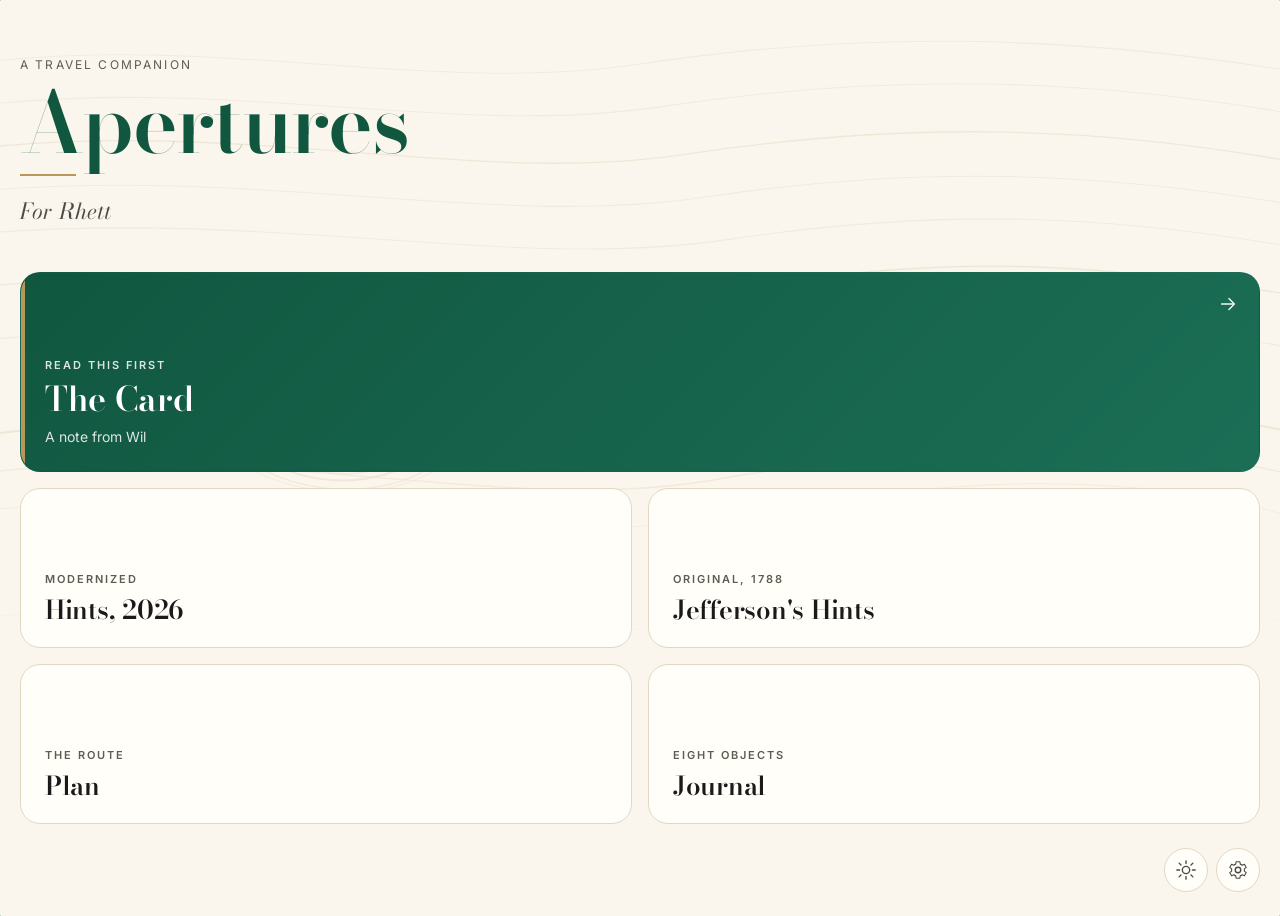
<file: index.html>
<!doctype html>
<html lang="en" data-theme="light">
<head>
  <meta charset="utf-8">
  <meta name="viewport" content="width=device-width, initial-scale=1, viewport-fit=cover">
  <meta name="theme-color" content="#115740" media="(prefers-color-scheme: light)">
  <meta name="theme-color" content="#0B2E22" media="(prefers-color-scheme: dark)">
  <meta name="description" content="Apertures, a travel companion for Rhett. Three letters and a journal anchored to Jefferson's eight objects of attention.">
  <meta name="apple-mobile-web-app-capable" content="yes">
  <meta name="apple-mobile-web-app-status-bar-style" content="black-translucent">
  <meta name="apple-mobile-web-app-title" content="Apertures">
  <link rel="manifest" href="manifest.json">
  <link rel="apple-touch-icon" href="assets/apple-touch-icon.png">
  <link rel="icon" type="image/svg+xml" href="assets/icon.svg">
  <link rel="preconnect" href="https://fonts.googleapis.com">
  <link rel="preconnect" href="https://fonts.gstatic.com" crossorigin>
  <link rel="stylesheet" href="https://fonts.googleapis.com/css2?family=Atkinson+Hyperlegible:ital,wght@0,400;0,700;1,400;1,700&family=Bodoni+Moda:ital,opsz,wght@0,6..96,400;0,6..96,500;0,6..96,600;0,6..96,700;1,6..96,400;1,6..96,500&family=Inter:wght@400;500;600;700&family=Lexend:wght@400;500;600;700&display=swap">
  <link rel="stylesheet" href="styles.css">
  <title>Apertures</title>
</head>
<body>
  <a href="#main" class="skip-link">Skip to main content</a>

  <div id="toast" class="toast" role="status" aria-live="polite" aria-atomic="true"></div>

  <main id="main" class="app" tabindex="-1">
    <!-- Home view -->
    <section id="view-home" class="view view-home" data-view="home" aria-labelledby="home-title">
      <div class="home-topo" aria-hidden="true"></div>
      <header class="home-head">
        <p class="home-eyebrow">A travel companion</p>
        <h1 id="home-title" class="home-title">Apertures</h1>
        <p class="home-sub" id="home-sub">For Rhett</p>
        <p class="home-meta" id="home-meta" hidden></p>
      </header>

      <button class="backup-nudge" id="backup-nudge" type="button" hidden aria-label="Back up your journal">
        <svg class="nudge-icon" viewBox="0 0 24 24" aria-hidden="true"><path d="M12 16V4M7 9l5-5 5 5M5 20h14" fill="none" stroke="currentColor" stroke-width="1.6" stroke-linecap="round" stroke-linejoin="round"/></svg>
        <span class="nudge-body">
          <span class="nudge-title">Back up your journal</span>
          <span class="nudge-text">New entries since last backup</span>
        </span>
        <svg class="nudge-chev" viewBox="0 0 24 24" aria-hidden="true"><path d="M9 6l6 6-6 6" fill="none" stroke="currentColor" stroke-width="1.5" stroke-linecap="round" stroke-linejoin="round"/></svg>
      </button>

      <nav class="home-tiles" aria-label="Sections">
        <a class="tile tile-feature" href="#/card">
          <span class="tile-eyebrow">Read this first</span>
          <span class="tile-title">The Card</span>
          <span class="tile-sub">A note from Wil</span>
          <svg class="tile-arrow" viewBox="0 0 24 24" aria-hidden="true"><path d="M5 12h14M13 6l6 6-6 6" fill="none" stroke="currentColor" stroke-width="1.5" stroke-linecap="round" stroke-linejoin="round"/></svg>
        </a>
        <a class="tile" href="#/letter-2026">
          <span class="tile-eyebrow">Modernized</span>
          <span class="tile-title">Hints, 2026</span>
        </a>
        <a class="tile" href="#/letter-1788">
          <span class="tile-eyebrow">Original, 1788</span>
          <span class="tile-title">Jefferson's Hints</span>
        </a>
        <a class="tile" href="#/plan">
          <span class="tile-eyebrow">The route</span>
          <span class="tile-title">Plan</span>
        </a>
        <a class="tile" href="#/journal">
          <span class="tile-eyebrow">Eight objects</span>
          <span class="tile-title">Journal</span>
        </a>
      </nav>

      <footer class="home-foot">
        <button id="theme-toggle" class="icon-btn" type="button" aria-label="Toggle dark mode" aria-pressed="false">
          <svg class="icon icon-sun" viewBox="0 0 24 24" aria-hidden="true"><circle cx="12" cy="12" r="4" fill="none" stroke="currentColor" stroke-width="1.5"/><path d="M12 2v3M12 19v3M2 12h3M19 12h3M4.5 4.5l2 2M17.5 17.5l2 2M4.5 19.5l2-2M17.5 6.5l2-2" stroke="currentColor" stroke-width="1.5" stroke-linecap="round"/></svg>
          <svg class="icon icon-moon" viewBox="0 0 24 24" aria-hidden="true"><path d="M20 14.5A8 8 0 1 1 9.5 4a7 7 0 0 0 10.5 10.5z" fill="none" stroke="currentColor" stroke-width="1.5" stroke-linejoin="round"/></svg>
        </button>
        <button id="settings-btn" class="icon-btn" type="button" aria-label="Settings">
          <svg viewBox="0 0 24 24" aria-hidden="true"><circle cx="12" cy="12" r="3" fill="none" stroke="currentColor" stroke-width="1.5"/><path d="M19 12a7 7 0 0 0-.1-1.2l2.1-1.6-2-3.4-2.4 1a7 7 0 0 0-2.1-1.2L14 3h-4l-.5 2.6a7 7 0 0 0-2.1 1.2l-2.4-1-2 3.4 2.1 1.6A7 7 0 0 0 5 12a7 7 0 0 0 .1 1.2L3 14.8l2 3.4 2.4-1a7 7 0 0 0 2.1 1.2L10 21h4l.5-2.6a7 7 0 0 0 2.1-1.2l2.4 1 2-3.4-2.1-1.6c.06-.4.1-.8.1-1.2z" fill="none" stroke="currentColor" stroke-width="1.2" stroke-linejoin="round"/></svg>
        </button>
      </footer>
    </section>

    <!-- Reader view (letters mount here) -->
    <section id="view-reader" class="view view-reader" data-view="reader" hidden aria-labelledby="reader-mount">
      <header class="topbar">
        <a class="topbar-back" href="#/" aria-label="Back to Apertures">
          <svg viewBox="0 0 24 24" aria-hidden="true"><path d="M15 6l-6 6 6 6" fill="none" stroke="currentColor" stroke-width="1.5" stroke-linecap="round" stroke-linejoin="round"/></svg>
          <span>Apertures</span>
        </a>
        <span class="topbar-title" id="reader-topbar-title"></span>
        <span class="topbar-spacer"></span>
      </header>
      <div id="reader-mount" class="reader"></div>
    </section>

    <!-- Plan view -->
    <section id="view-plan" class="view view-plan" data-view="plan" hidden aria-labelledby="plan-title">
      <header class="topbar">
        <a class="topbar-back" href="#/" aria-label="Back to Apertures">
          <svg viewBox="0 0 24 24" aria-hidden="true"><path d="M15 6l-6 6 6 6" fill="none" stroke="currentColor" stroke-width="1.5" stroke-linecap="round" stroke-linejoin="round"/></svg>
          <span>Apertures</span>
        </a>
        <span class="topbar-title">Plan</span>
        <span class="topbar-spacer"></span>
      </header>

      <div class="plan-body">
        <h1 id="plan-title" class="plan-title">The route</h1>

        <section class="plan-card" aria-labelledby="plan-dates-title">
          <h2 id="plan-dates-title" class="plan-card-title">Trip dates</h2>
          <div class="plan-row">
            <label class="field">
              <span class="field-label">Departure</span>
              <input type="date" id="plan-start" inputmode="numeric">
            </label>
            <label class="field">
              <span class="field-label">Return</span>
              <input type="date" id="plan-end" inputmode="numeric">
            </label>
          </div>
          <p class="plan-counter" id="plan-counter"></p>
        </section>

        <section class="plan-card" aria-labelledby="plan-custom-title">
          <h2 id="plan-custom-title" class="plan-card-title">Custom countdown</h2>
          <p class="settings-help" style="margin-top:0">Optional. If set, this replaces the trip-dates counter on the home screen. Use it for a specific milestone: a flight, a friend's arrival, a birthday.</p>
          <label class="field">
            <span class="field-label">Label</span>
            <input type="text" id="plan-custom-label" placeholder="Train to Florence" autocomplete="off" maxlength="40">
          </label>
          <label class="field">
            <span class="field-label">Date</span>
            <input type="date" id="plan-custom-date" inputmode="numeric">
          </label>
          <button type="button" class="btn-text btn-danger" id="plan-custom-clear" hidden>Clear custom countdown</button>
        </section>

        <section class="plan-card" aria-labelledby="plan-cities-title">
          <div class="plan-card-head">
            <h2 id="plan-cities-title" class="plan-card-title">Cities</h2>
            <button class="btn-tonal" type="button" id="add-city-btn">
              <svg viewBox="0 0 24 24" aria-hidden="true" class="icon"><path d="M12 5v14M5 12h14" fill="none" stroke="currentColor" stroke-width="1.6" stroke-linecap="round"/></svg>
              Add city
            </button>
          </div>
          <ul class="city-list" id="city-list" aria-live="polite"></ul>
          <p class="empty-state" id="city-empty">No cities yet. Add Amsterdam first, then keep going.</p>
        </section>
      </div>
    </section>

    <!-- Journal view -->
    <section id="view-journal" class="view view-journal" data-view="journal" hidden aria-labelledby="journal-title">
      <header class="topbar">
        <a class="topbar-back" href="#/" aria-label="Back to Apertures">
          <svg viewBox="0 0 24 24" aria-hidden="true"><path d="M15 6l-6 6 6 6" fill="none" stroke="currentColor" stroke-width="1.5" stroke-linecap="round" stroke-linejoin="round"/></svg>
          <span>Apertures</span>
        </a>
        <span class="topbar-title">Journal</span>
        <span class="topbar-spacer"></span>
      </header>

      <div class="journal-body">
        <h1 id="journal-title" class="journal-title">Eight objects of attention</h1>
        <p class="journal-sub">From Jefferson's curriculum, modernized.</p>

        <nav class="object-grid" aria-label="Objects of attention">
          <a class="object-tile" href="#/journal/agriculture" data-object="agriculture">
            <span class="object-num">1</span>
            <span class="object-tile-name">Agriculture</span>
            <span class="object-tile-count" data-key="agriculture">No entries</span>
          </a>
          <a class="object-tile" href="#/journal/mechanical-arts" data-object="mechanical-arts">
            <span class="object-num">2</span>
            <span class="object-tile-name">Mechanical arts</span>
            <span class="object-tile-count" data-key="mechanical-arts">No entries</span>
          </a>
          <a class="object-tile" href="#/journal/lighter-arts" data-object="lighter-arts">
            <span class="object-num">3</span>
            <span class="object-tile-name">Lighter arts</span>
            <span class="object-tile-count" data-key="lighter-arts">No entries</span>
          </a>
          <a class="object-tile" href="#/journal/gardens" data-object="gardens">
            <span class="object-num">4</span>
            <span class="object-tile-name">Gardens</span>
            <span class="object-tile-count" data-key="gardens">No entries</span>
          </a>
          <a class="object-tile" href="#/journal/architecture" data-object="architecture">
            <span class="object-num">5</span>
            <span class="object-tile-name">Architecture</span>
            <span class="object-tile-count" data-key="architecture">No entries</span>
          </a>
          <a class="object-tile" href="#/journal/painting" data-object="painting">
            <span class="object-num">6</span>
            <span class="object-tile-name">Painting, statuary</span>
            <span class="object-tile-count" data-key="painting">No entries</span>
          </a>
          <a class="object-tile" href="#/journal/politics" data-object="politics">
            <span class="object-num">7</span>
            <span class="object-tile-name">Politics</span>
            <span class="object-tile-count" data-key="politics">No entries</span>
          </a>
          <a class="object-tile" href="#/journal/courts" data-object="courts">
            <span class="object-num">8</span>
            <span class="object-tile-name">Courts</span>
            <span class="object-tile-count" data-key="courts">No entries</span>
          </a>
        </nav>
      </div>
    </section>

    <!-- Journal object view -->
    <section id="view-object" class="view view-object" data-view="object" hidden aria-labelledby="object-title">
      <header class="topbar">
        <a class="topbar-back" href="#/journal" aria-label="Back to journal">
          <svg viewBox="0 0 24 24" aria-hidden="true"><path d="M15 6l-6 6 6 6" fill="none" stroke="currentColor" stroke-width="1.5" stroke-linecap="round" stroke-linejoin="round"/></svg>
          <span>Journal</span>
        </a>
        <span class="topbar-title" id="object-topbar-title"></span>
        <span class="topbar-spacer"></span>
      </header>

      <div class="object-body">
        <p class="object-eyebrow" id="object-eyebrow"></p>
        <h1 id="object-title" class="object-title"></h1>

        <details class="object-excerpt" id="object-excerpt">
          <summary>What Jefferson said</summary>
          <div id="object-excerpt-body"></div>
        </details>

        <h2 class="object-entries-title">Entries</h2>
        <ul class="entry-list" id="entry-list" aria-live="polite"></ul>
        <p class="empty-state" id="entry-empty"></p>
      </div>

      <button class="fab" id="add-entry-btn" type="button" aria-label="Add entry">
        <svg viewBox="0 0 24 24" aria-hidden="true"><path d="M12 5v14M5 12h14" fill="none" stroke="currentColor" stroke-width="2" stroke-linecap="round"/></svg>
      </button>
    </section>

    <!-- Entry view (read one entry) -->
    <section id="view-entry" class="view view-entry" data-view="entry" hidden aria-labelledby="entry-view-title">
      <header class="topbar">
        <a class="topbar-back" href="#" id="entry-back" aria-label="Back">
          <svg viewBox="0 0 24 24" aria-hidden="true"><path d="M15 6l-6 6 6 6" fill="none" stroke="currentColor" stroke-width="1.5" stroke-linecap="round" stroke-linejoin="round"/></svg>
          <span id="entry-back-label">Back</span>
        </a>
        <span class="topbar-title">Entry</span>
        <button class="icon-btn" id="entry-menu-btn" type="button" aria-label="Entry options" aria-haspopup="menu">
          <svg viewBox="0 0 24 24" aria-hidden="true"><circle cx="12" cy="5" r="1.6" fill="currentColor"/><circle cx="12" cy="12" r="1.6" fill="currentColor"/><circle cx="12" cy="19" r="1.6" fill="currentColor"/></svg>
        </button>
      </header>

      <div class="entry-body" id="entry-body"></div>
    </section>
  </main>

  <!-- Entry composer sheet -->
  <div class="sheet" id="composer-sheet" role="dialog" aria-labelledby="composer-title" aria-modal="true" hidden>
    <div class="sheet-scrim" data-close="composer"></div>
    <div class="sheet-panel" role="document">
      <header class="sheet-head">
        <button class="btn-text" type="button" data-close="composer">Cancel</button>
        <h2 id="composer-title" class="sheet-title">New entry</h2>
        <button class="btn-text btn-primary" type="button" id="composer-save">Save</button>
      </header>

      <form class="sheet-body" id="composer-form" novalidate>
        <label class="field">
          <span class="field-label">Title <span class="required" aria-hidden="true">*</span></span>
          <input type="text" id="f-title" required autocomplete="off" maxlength="120">
          <span class="field-error" id="f-title-error" aria-live="polite"></span>
        </label>

        <div class="plan-row">
          <label class="field">
            <span class="field-label">Date</span>
            <input type="date" id="f-date" inputmode="numeric">
          </label>
          <label class="field">
            <span class="field-label">Location</span>
            <input type="text" id="f-location" placeholder="Naples, Spanish Quarters" autocomplete="off" maxlength="120">
          </label>
        </div>

        <label class="field">
          <span class="field-label">Notes</span>
          <textarea id="f-notes" rows="6" maxlength="4000"></textarea>
        </label>

        <fieldset class="field photo-field">
          <legend class="field-label">Photos</legend>
          <div class="photo-grid" id="f-photo-grid" role="list"></div>
          <div class="photo-actions">
            <label class="btn-tonal">
              <svg viewBox="0 0 24 24" aria-hidden="true" class="icon"><path d="M4 8h3l2-2h6l2 2h3v11H4z M12 11a3 3 0 1 0 0 6 3 3 0 0 0 0-6z" fill="none" stroke="currentColor" stroke-width="1.5" stroke-linejoin="round"/></svg>
              Take photo
              <input type="file" id="f-photo-camera" accept="image/*" capture="environment" hidden multiple>
            </label>
            <label class="btn-tonal">
              <svg viewBox="0 0 24 24" aria-hidden="true" class="icon"><path d="M3 5h14v12H3z M21 9v10H7" fill="none" stroke="currentColor" stroke-width="1.5" stroke-linejoin="round"/></svg>
              Choose from library
              <input type="file" id="f-photo-library" accept="image/*" hidden multiple>
            </label>
          </div>
          <p class="photo-hint" id="f-photo-hint">Add as many as you like. Photos save to this device.</p>
        </fieldset>
      </form>
    </div>
  </div>

  <!-- Entry options sheet -->
  <div class="sheet sheet-bottom" id="options-sheet" role="dialog" aria-labelledby="options-title" aria-modal="true" hidden>
    <div class="sheet-scrim" data-close="options"></div>
    <div class="sheet-panel sheet-panel-bottom" role="document">
      <h2 id="options-title" class="visually-hidden">Entry options</h2>
      <button class="sheet-item" type="button" id="options-edit">Edit entry</button>
      <button class="sheet-item sheet-item-danger" type="button" id="options-delete">Delete entry</button>
      <button class="sheet-item sheet-item-cancel" type="button" data-close="options">Cancel</button>
    </div>
  </div>

  <!-- City editor sheet -->
  <div class="sheet" id="city-sheet" role="dialog" aria-labelledby="city-sheet-title" aria-modal="true" hidden>
    <div class="sheet-scrim" data-close="city"></div>
    <div class="sheet-panel">
      <header class="sheet-head">
        <button class="btn-text" type="button" data-close="city">Cancel</button>
        <h2 id="city-sheet-title" class="sheet-title">City</h2>
        <button class="btn-text btn-primary" type="button" id="city-save">Save</button>
      </header>
      <form class="sheet-body" id="city-form" novalidate>
        <label class="field">
          <span class="field-label">City <span class="required" aria-hidden="true">*</span></span>
          <input type="text" id="c-name" required autocomplete="off" maxlength="60">
          <span class="field-error" id="c-name-error" aria-live="polite"></span>
        </label>
        <div class="plan-row">
          <label class="field">
            <span class="field-label">Arrive</span>
            <input type="date" id="c-arrive">
          </label>
          <label class="field">
            <span class="field-label">Depart</span>
            <input type="date" id="c-depart">
          </label>
        </div>
        <label class="field">
          <span class="field-label">Notes</span>
          <textarea id="c-notes" rows="4" maxlength="2000" placeholder="Things to capture, restaurants to try, people to meet"></textarea>
        </label>
        <fieldset class="field">
          <legend class="field-label">Tag with objects</legend>
          <div class="chip-row" id="c-tags" role="group"></div>
        </fieldset>
        <button class="btn-text btn-danger" type="button" id="c-delete" hidden>Delete city</button>
      </form>
    </div>
  </div>

  <!-- Settings sheet -->
  <div class="sheet" id="settings-sheet" role="dialog" aria-labelledby="settings-sheet-title" aria-modal="true" hidden>
    <div class="sheet-scrim" data-close="settings"></div>
    <div class="sheet-panel">
      <header class="sheet-head">
        <span></span>
        <h2 id="settings-sheet-title" class="sheet-title">Settings</h2>
        <button class="btn-text" type="button" data-close="settings">Done</button>
      </header>
      <div class="sheet-body">
        <label class="field">
          <span class="field-label">Traveler</span>
          <input type="text" id="s-name" autocomplete="off" maxlength="40">
          <span class="field-hint">Shown on the home screen.</span>
        </label>
        <div class="settings-section">
          <h3 class="settings-section-title">Reading style</h3>
          <p class="settings-help">Comfortable mode uses Atkinson Hyperlegible, looser line-height, and a softer drop cap. Good for long reading sessions and easier on dyslexic readers.</p>
          <div class="segmented" role="radiogroup" aria-label="Reading style">
            <button type="button" class="seg-btn" data-reading="standard" aria-pressed="true">Standard</button>
            <button type="button" class="seg-btn" data-reading="comfortable" aria-pressed="false">Comfortable</button>
          </div>
        </div>
        <div class="settings-section">
          <h3 class="settings-section-title">Backup</h3>
          <p class="settings-help">Your entries, photos, and plan live on this device. Export saves a single file (<code>apertures-backup.json</code>) that overwrites itself each time. Tip: save it to iCloud Drive on the first export, and every future export will auto-sync.</p>
          <p class="settings-meta" id="s-last-backup">Last backup: Never</p>
          <div class="photo-actions">
            <button class="btn-tonal" type="button" id="s-export">Back up now</button>
            <label class="btn-tonal">
              Restore
              <input type="file" id="s-import" accept="application/json" hidden>
            </label>
          </div>
        </div>
        <div class="settings-section">
          <h3 class="settings-section-title">Erase</h3>
          <p class="settings-help">Deletes everything on this device. There is no undo.</p>
          <button class="btn-text btn-danger" type="button" id="s-erase">Erase all data</button>
        </div>
      </div>
    </div>
  </div>

  <!-- Lightbox -->
  <div class="lightbox" id="lightbox" role="dialog" aria-modal="true" aria-label="Photo viewer" hidden>
    <button class="lightbox-close" type="button" id="lightbox-close" aria-label="Close photo viewer">
      <svg viewBox="0 0 24 24" aria-hidden="true"><path d="M6 6l12 12M18 6L6 18" fill="none" stroke="currentColor" stroke-width="1.6" stroke-linecap="round"/></svg>
    </button>
    <img id="lightbox-img" alt="">
  </div>

  <script type="module" src="db.js"></script>
  <script type="module" src="app.js"></script>
</body>
</html>
</file>
<file: styles.css>
@charset "UTF-8";
/* ===========================================================================
   Apertures - styles
   Mobile-first. Light + manual dark toggle. Safe-area aware. Reduced-motion safe.
   =========================================================================== */

:root {
  /* W&M palette */
  --brick:        #115740;
  --brick-deep:   #0B2E22;
  --brick-soft:   #1B6E55;
  --gold:         #B9975B;          /* decoration only */
  --gold-text:    #8A6920;          /* AA on cream */
  --gold-soft:    #D9C28E;
  --cream:        #FAF6EE;
  --cream-2:      #F2EBDB;
  --paper:        #FFFEF9;
  --ink:          #1A1A1A;
  --ink-2:        #4B4A45;
  --ink-3:        #5F5C52;
  --line:         #E2D9C2;
  --line-strong:  #C9BD9C;
  --danger:       #9B2C2C;

  /* Semantic */
  --bg:           var(--cream);
  --bg-elev:      var(--paper);
  --bg-tint:      var(--cream-2);
  --fg:           var(--ink);
  --fg-muted:     var(--ink-2);
  --fg-faint:     var(--ink-3);
  --accent:       var(--brick);
  --accent-on:    #FFFFFF;
  --hairline:     var(--line);
  --hairline-2:   var(--line-strong);
  --divider:      var(--gold);
  --scrim:        rgba(11, 46, 34, 0.55);

  /* Shape */
  --r-sm: 8px;
  --r-md: 14px;
  --r-lg: 20px;
  --r-xl: 28px;
  --r-pill: 999px;

  /* Type */
  --font-serif: 'Bodoni Moda', 'Didot', 'Georgia', serif;
  --font-sans:  'Inter', -apple-system, BlinkMacSystemFont, 'Segoe UI', system-ui, sans-serif;

  /* Spacing scale (4/8 base) */
  --s-1: 4px;
  --s-2: 8px;
  --s-3: 12px;
  --s-4: 16px;
  --s-5: 20px;
  --s-6: 24px;
  --s-7: 32px;
  --s-8: 40px;
  --s-9: 56px;
  --s-10: 72px;

  /* Motion */
  --d-fast: 140ms;
  --d-med: 220ms;
  --ease: cubic-bezier(0.2, 0.0, 0.2, 1);
  --ease-out: cubic-bezier(0.16, 1, 0.3, 1);

  /* Layers */
  --z-fab: 30;
  --z-topbar: 40;
  --z-sheet: 80;
  --z-toast: 90;
  --z-lightbox: 100;

  --safe-top:    env(safe-area-inset-top, 0px);
  --safe-bottom: env(safe-area-inset-bottom, 0px);
  --safe-left:   env(safe-area-inset-left, 0px);
  --safe-right:  env(safe-area-inset-right, 0px);
}

[data-theme="dark"] {
  --bg:         #0E1F19;
  --bg-elev:    #14271F;
  --bg-tint:    #183026;
  --fg:         #F0EADC;
  --fg-muted:   #C9C2B2;
  --fg-faint:   #A9A294;
  --accent:     #E2C786;          /* gold is the brand voice in dark mode */
  --accent-on:  #0B2E22;
  --gold-text:  #E2C786;
  --hairline:   #2A453A;
  --hairline-2: #3E614F;
  --divider:    var(--gold-soft);
  --scrim:      rgba(0, 0, 0, 0.65);
}

/* ===========================================================================
   Reading style: Comfortable (dyslexia-friendly)
   Atkinson Hyperlegible everywhere, looser line-height, gentler drop-cap.
   =========================================================================== */
[data-reading="comfortable"] {
  --font-serif: 'Atkinson Hyperlegible', 'Lexend', system-ui, sans-serif;
  --font-sans:  'Atkinson Hyperlegible', 'Lexend', system-ui, sans-serif;
}
[data-reading="comfortable"] body {
  font-size: 17px;
  line-height: 1.7;
  letter-spacing: 0.005em;
}
[data-reading="comfortable"] .letter p,
[data-reading="comfortable"] .entry-notes,
[data-reading="comfortable"] textarea {
  line-height: 1.85;
  letter-spacing: 0.012em;
}
[data-reading="comfortable"] .letter-title,
[data-reading="comfortable"] .home-title,
[data-reading="comfortable"] .plan-title,
[data-reading="comfortable"] .journal-title,
[data-reading="comfortable"] .object-title,
[data-reading="comfortable"] .letter-section-title,
[data-reading="comfortable"] .object-name,
[data-reading="comfortable"] .tile-title,
[data-reading="comfortable"] .object-tile-name,
[data-reading="comfortable"] .entry-card-title,
[data-reading="comfortable"] .entry-hero-title,
[data-reading="comfortable"] .city-name,
[data-reading="comfortable"] .plan-card-title,
[data-reading="comfortable"] .sheet-title {
  letter-spacing: 0;
  font-weight: 700;
}
[data-reading="comfortable"] .letter-lede::first-letter {
  font-size: 1.6em;
  float: none;
  display: inline;
  padding: 0;
  margin-right: 0.05em;
  color: var(--accent);
  font-weight: 700;
}
[data-reading="comfortable"] .home-title { font-size: clamp(48px, 14vw, 72px); }
[data-reading="comfortable"] .letter-title { font-size: clamp(30px, 7.5vw, 40px); }
[data-reading="comfortable"] .letter-attribution { font-size: 15px; }
[data-reading="comfortable"] .home-sub {
  font-style: normal;
  font-weight: 500;
  font-size: 20px;
}

/* Respect system if user hasn't set a manual preference */
@media (prefers-color-scheme: dark) {
  :root:not([data-theme]) {
    color-scheme: dark;
  }
}

* { box-sizing: border-box; }

[hidden] { display: none !important; }

html { -webkit-text-size-adjust: 100%; }

body {
  margin: 0;
  font-family: var(--font-sans);
  font-size: 17px;
  line-height: 1.55;
  color: var(--fg);
  background: var(--bg);
  -webkit-font-smoothing: antialiased;
  text-rendering: optimizeLegibility;
  overscroll-behavior-y: contain;
  min-height: 100vh;
  min-height: 100dvh;
  padding-left: var(--safe-left);
  padding-right: var(--safe-right);
}

a { color: inherit; text-decoration: none; }
button { font: inherit; color: inherit; background: none; border: 0; cursor: pointer; padding: 0; }

/* ------- Focus -------------------------------------------------------------- */
:focus-visible {
  outline: 2px solid var(--accent);
  outline-offset: 2px;
  border-radius: 6px;
}

/* ------- Skip link --------------------------------------------------------- */
.skip-link {
  position: absolute;
  top: 8px;
  left: 8px;
  background: var(--accent);
  color: var(--accent-on);
  padding: 8px 14px;
  border-radius: var(--r-sm);
  z-index: 200;
  font-weight: 600;
  transform: translateY(-200%);
  transition: transform var(--d-fast) var(--ease);
}
.skip-link:focus { transform: translateY(0); }

/* ------- Visually hidden --------------------------------------------------- */
.visually-hidden {
  position: absolute; width: 1px; height: 1px;
  padding: 0; margin: -1px; overflow: hidden;
  clip: rect(0 0 0 0); white-space: nowrap; border: 0;
}

/* ------- Views ------------------------------------------------------------- */
.app { min-height: 100vh; min-height: 100dvh; }
.view { min-height: 100vh; min-height: 100dvh; position: relative; }
.view[hidden] { display: none; }

/* ===========================================================================
   Home view
   =========================================================================== */
.view-home {
  padding-top: calc(var(--safe-top) + var(--s-7));
  padding-bottom: calc(var(--safe-bottom) + var(--s-6));
  padding-left: var(--s-5);
  padding-right: var(--s-5);
}

.home-topo {
  position: absolute;
  inset: 0 0 auto 0;
  height: 75%;
  background-image: url('assets/topo.svg');
  background-repeat: no-repeat;
  background-size: cover;
  background-position: center top;
  opacity: 0.22;
  pointer-events: none;
  mask-image: linear-gradient(to bottom, black 0%, black 65%, transparent 100%);
  -webkit-mask-image: linear-gradient(to bottom, black 0%, black 65%, transparent 100%);
}
[data-theme="dark"] .home-topo { opacity: 0.16; }
/* prior duplicate removed */

.home-head {
  position: relative;
  padding-top: var(--s-6);
  padding-bottom: var(--s-7);
}
.home-eyebrow {
  font-family: var(--font-sans);
  font-size: 12px;
  letter-spacing: 0.18em;
  text-transform: uppercase;
  color: var(--fg-faint);
  margin: 0 0 var(--s-2);
}
.home-title {
  font-family: var(--font-serif);
  font-weight: 600;
  font-size: clamp(56px, 16vw, 84px);
  line-height: 0.95;
  letter-spacing: -0.02em;
  color: var(--accent);
  margin: 0;
  position: relative;
  display: inline-block;
  padding-bottom: 6px;
}
.home-title::after {
  content: "";
  display: block;
  width: 56px;
  height: 2px;
  background: var(--gold);
  margin-top: 12px;
}
.home-sub {
  font-family: var(--font-serif);
  font-style: italic;
  font-weight: 400;
  font-size: 22px;
  color: var(--fg-muted);
  margin: var(--s-3) 0 0;
}
.home-meta {
  margin-top: var(--s-4);
  font-size: 14px;
  color: var(--fg-muted);
  letter-spacing: 0.02em;
}
.home-meta::before {
  content: "";
  display: inline-block;
  width: 18px; height: 1px;
  background: var(--divider);
  vertical-align: middle;
  margin-right: 10px;
  transform: translateY(-3px);
}

/* Backup nudge -------------------------------------------------------------- */
.backup-nudge {
  position: relative;
  display: grid;
  grid-template-columns: auto 1fr auto;
  align-items: center;
  gap: var(--s-3);
  width: 100%;
  padding: var(--s-4) var(--s-5);
  margin: 0 0 var(--s-5);
  border-radius: var(--r-md);
  background: var(--bg-elev);
  border: 1px solid var(--gold);
  text-align: left;
  color: var(--fg);
  touch-action: manipulation;
  transition: background-color var(--d-fast) var(--ease);
}
.backup-nudge:active { background: var(--bg-tint); }
.backup-nudge .nudge-icon {
  width: 22px; height: 22px;
  color: var(--gold-text);
  flex: 0 0 auto;
}
.backup-nudge .nudge-body {
  display: flex;
  flex-direction: column;
  gap: 2px;
  min-width: 0;
}
.backup-nudge .nudge-title {
  font-family: var(--font-sans);
  font-size: 14px;
  font-weight: 600;
  color: var(--fg);
}
.backup-nudge .nudge-text {
  font-size: 13px;
  color: var(--fg-muted);
}
.backup-nudge .nudge-chev {
  width: 18px; height: 18px;
  color: var(--fg-faint);
}
[data-theme="dark"] .backup-nudge {
  border-color: var(--gold-soft);
}

/* Tiles ---------------------------------------------------------------------- */
.home-tiles {
  position: relative;
  display: grid;
  grid-template-columns: repeat(2, 1fr);
  gap: var(--s-3);
  margin-top: var(--s-3);
}

.tile {
  position: relative;
  display: flex;
  flex-direction: column;
  justify-content: flex-end;
  min-height: 130px;
  padding: var(--s-5);
  border-radius: var(--r-lg);
  background: var(--bg-elev);
  border: 1px solid var(--hairline);
  color: var(--fg);
  transition: transform var(--d-fast) var(--ease), background-color var(--d-fast) var(--ease), border-color var(--d-fast) var(--ease);
  touch-action: manipulation;
  overflow: hidden;
}
.tile:active { transform: scale(0.985); }

.tile-feature {
  grid-column: span 2;
  min-height: 170px;
  background: linear-gradient(135deg, #115740 0%, #1B6E55 100%);
  color: #FFFFFF;
  border-color: transparent;
  position: relative;
}
.tile-feature::before {
  content: "";
  position: absolute;
  top: 0;
  left: 0;
  height: 100%;
  width: 4px;
  background: var(--gold);
}
[data-theme="dark"] .tile-feature {
  background: linear-gradient(135deg, #115740 0%, #1B6E55 100%);
  color: #FFFFFF;
}
[data-theme="dark"] .tile-feature::before { background: var(--gold-soft); }
.tile-feature .tile-eyebrow { color: rgba(255, 255, 255, 0.9); }
.tile-feature .tile-title { color: #FFFFFF; }
.tile-feature .tile-sub { color: rgba(255, 255, 255, 0.85); }
.tile-feature .tile-arrow { color: rgba(255, 255, 255, 0.95); }

.tile-eyebrow {
  font-size: 11px;
  letter-spacing: 0.18em;
  text-transform: uppercase;
  color: var(--fg-faint);
  font-weight: 600;
}
.tile-feature .tile-eyebrow { color: rgba(255,255,255,0.85); }

.tile-title {
  font-family: var(--font-serif);
  font-weight: 600;
  font-size: 26px;
  letter-spacing: -0.01em;
  margin-top: var(--s-2);
  line-height: 1.05;
}
.tile-feature .tile-title { font-size: 34px; }

.tile-sub {
  font-size: 14px;
  color: var(--fg-muted);
  margin-top: var(--s-2);
}
.tile-feature .tile-sub { color: rgba(255,255,255,0.85); }

.tile-arrow {
  position: absolute;
  right: var(--s-5);
  top: var(--s-5);
  width: 22px; height: 22px;
  color: rgba(255,255,255,0.9);
}

/* Home foot ----------------------------------------------------------------- */
.home-foot {
  position: relative;
  display: flex;
  justify-content: flex-end;
  gap: var(--s-2);
  margin-top: var(--s-6);
}

.icon-btn {
  width: 44px;
  height: 44px;
  display: inline-flex;
  align-items: center;
  justify-content: center;
  border-radius: var(--r-pill);
  border: 1px solid var(--hairline);
  background: var(--bg-elev);
  color: var(--fg-muted);
  touch-action: manipulation;
  transition: background-color var(--d-fast) var(--ease), color var(--d-fast) var(--ease);
}
.icon-btn:active { background: var(--bg-tint); }
.icon-btn svg { width: 22px; height: 22px; }

.icon-sun { display: inline-block; }
.icon-moon { display: none; }
[data-theme="dark"] .icon-sun { display: none; }
[data-theme="dark"] .icon-moon { display: inline-block; }

/* ===========================================================================
   Top bar
   =========================================================================== */
.topbar {
  position: sticky;
  top: 0;
  z-index: var(--z-topbar);
  display: grid;
  grid-template-columns: 1fr auto 1fr;
  align-items: center;
  gap: var(--s-3);
  padding-top: calc(var(--safe-top) + var(--s-2));
  padding-bottom: var(--s-2);
  padding-left: var(--s-4);
  padding-right: var(--s-4);
  background: var(--bg); /* fallback for Safari <16.2 */
  background: color-mix(in srgb, var(--bg) 88%, transparent);
  backdrop-filter: saturate(140%) blur(10px);
  -webkit-backdrop-filter: saturate(140%) blur(10px);
  border-bottom: 1px solid var(--hairline);
}
@supports not (background: color-mix(in srgb, white, transparent)) {
  .topbar { background: var(--bg); }
}
.topbar-back {
  display: inline-flex;
  align-items: center;
  gap: var(--s-1);
  color: var(--accent);
  font-weight: 500;
  font-size: 15px;
  min-height: 44px;
  padding-right: var(--s-2);
  justify-self: start;
  touch-action: manipulation;
}
.topbar-back svg { width: 22px; height: 22px; margin-left: -4px; }
.topbar-title {
  font-family: var(--font-serif);
  font-weight: 600;
  font-size: 17px;
  color: var(--fg);
  text-align: center;
  justify-self: center;
}
.topbar-spacer, .topbar > .icon-btn { justify-self: end; }
.topbar .icon-btn { width: 44px; height: 44px; border: none; background: transparent; }

/* ===========================================================================
   Reader (letters)
   =========================================================================== */
.reader {
  padding-bottom: calc(var(--safe-bottom) + var(--s-9));
}
.letter {
  max-width: 38rem;
  margin: 0 auto;
  padding: var(--s-7) var(--s-5) var(--s-9);
}
.letter-head { margin-bottom: var(--s-7); }
.letter-eyebrow {
  font-size: 11px;
  letter-spacing: 0.22em;
  text-transform: uppercase;
  color: var(--gold-text);
  font-weight: 600;
  margin: 0 0 var(--s-3);
}
.letter-title {
  font-family: var(--font-serif);
  font-weight: 600;
  font-size: clamp(34px, 8vw, 46px);
  line-height: 1.05;
  letter-spacing: -0.015em;
  margin: 0;
  color: var(--accent);
}
.letter-attribution {
  font-family: var(--font-serif);
  font-style: italic;
  font-size: 16px;
  color: var(--fg-muted);
  margin-top: var(--s-3);
}
.letter p {
  font-family: var(--font-serif);
  font-size: 18px;
  line-height: 1.7;
  color: var(--fg);
  margin: 0 0 var(--s-4);
}
.letter-lede {
  font-size: 20px !important;
}
.letter-lede::first-letter {
  font-family: var(--font-serif);
  font-weight: 600;
  float: left;
  font-size: 4.2em;
  line-height: 0.85;
  padding: 0.05em 0.08em 0 0;
  color: var(--accent);
}
.letter em { font-style: italic; }
.letter strong { font-weight: 600; }

.letter-closing { font-style: italic; }
.letter-sign {
  font-family: var(--font-serif);
  font-style: italic;
  font-size: 20px;
  color: var(--fg-muted);
  margin-top: var(--s-5);
}

.letter-section { margin-top: var(--s-6); }
.letter-section-title {
  font-family: var(--font-serif);
  font-weight: 600;
  font-size: 26px;
  line-height: 1.1;
  letter-spacing: -0.01em;
  margin: 0 0 var(--s-4);
  color: var(--accent);
  padding-bottom: var(--s-2);
  border-bottom: 1px solid var(--gold);
  display: block;
}
[data-theme="dark"] .letter-section-title {
  border-bottom-color: var(--gold-soft);
}

.letter-rule {
  display: flex;
  align-items: center;
  justify-content: center;
  gap: 8px;
  margin: var(--s-7) auto;
  width: 100%;
}
.letter-rule::before,
.letter-rule::after {
  content: "";
  flex: 0 1 60px;
  height: 1px;
  background: var(--hairline-2);
}
.letter-rule::before {
  background: linear-gradient(to right, transparent, var(--gold));
}
.letter-rule::after {
  background: linear-gradient(to left, transparent, var(--gold));
}

/* Object cards inside letters */
.object-card {
  position: relative;
  padding: var(--s-5);
  background: var(--bg-elev);
  border: 1px solid var(--hairline);
  border-radius: var(--r-md);
  margin: var(--s-4) 0;
}
.object-number {
  font-family: var(--font-serif);
  font-weight: 600;
  font-size: 14px;
  color: var(--gold-text);
  margin: 0 0 var(--s-1);
  letter-spacing: 0.05em;
}
.object-name {
  font-family: var(--font-serif);
  font-weight: 600;
  font-size: 22px;
  margin: 0 0 var(--s-3);
  color: var(--accent);
}
.object-card p {
  font-size: 16.5px;
  line-height: 1.65;
  margin: 0 0 var(--s-3);
}
.object-card p:last-child { margin-bottom: 0; }

/* Editorial footnotes */
.letter-editorial {
  margin-top: var(--s-6);
  padding: var(--s-4) var(--s-5);
  border-left: 2px solid var(--gold);
  background: var(--bg-tint);
  border-radius: 0 var(--r-md) var(--r-md) 0;
}
.letter-editorial summary {
  font-family: var(--font-sans);
  font-weight: 600;
  font-size: 14px;
  letter-spacing: 0.04em;
  color: var(--fg-muted);
  cursor: pointer;
  list-style: none;
  display: flex;
  align-items: center;
  gap: var(--s-2);
}
.letter-editorial summary::-webkit-details-marker { display: none; }
.letter-editorial summary::before {
  content: "+";
  font-weight: 400;
  color: var(--gold);
  font-size: 18px;
  width: 16px;
  display: inline-block;
}
.letter-editorial[open] summary::before { content: "\2212"; }
.letter-editorial p {
  font-size: 14.5px;
  line-height: 1.6;
  margin-top: var(--s-3);
  color: var(--fg-muted);
  font-family: var(--font-sans);
}

/* ===========================================================================
   Plan
   =========================================================================== */
.plan-body, .journal-body, .object-body, .entry-body {
  max-width: 38rem;
  margin: 0 auto;
  padding: var(--s-6) var(--s-5) calc(var(--safe-bottom) + var(--s-9));
}
.plan-title, .journal-title {
  font-family: var(--font-serif);
  font-weight: 600;
  font-size: clamp(30px, 7vw, 40px);
  line-height: 1.05;
  letter-spacing: -0.015em;
  color: var(--accent);
  margin: 0 0 var(--s-2);
}
.journal-sub {
  font-family: var(--font-serif);
  font-style: italic;
  color: var(--fg-muted);
  margin: 0 0 var(--s-6);
  font-size: 16px;
}
.plan-card {
  background: var(--bg-elev);
  border: 1px solid var(--hairline);
  border-radius: var(--r-lg);
  padding: var(--s-5);
  margin-top: var(--s-5);
}
.plan-card-head {
  display: flex;
  align-items: center;
  justify-content: space-between;
  gap: var(--s-3);
  margin-bottom: var(--s-3);
}
.plan-card-title {
  font-family: var(--font-serif);
  font-weight: 600;
  font-size: 20px;
  margin: 0 0 var(--s-3);
  color: var(--fg);
}
.plan-card-head .plan-card-title { margin-bottom: 0; }

.plan-row {
  display: grid;
  grid-template-columns: 1fr 1fr;
  gap: var(--s-3);
}
.plan-counter {
  margin: var(--s-4) 0 0;
  font-family: var(--font-serif);
  font-style: italic;
  color: var(--fg-muted);
  font-size: 15px;
}

.city-list { list-style: none; padding: 0; margin: 0; display: flex; flex-direction: column; gap: var(--s-2); }
.city-item {
  display: grid;
  grid-template-columns: auto 1fr auto;
  align-items: center;
  gap: var(--s-3);
  padding: var(--s-4);
  background: var(--bg-tint);
  border: 1px solid var(--hairline);
  border-radius: var(--r-md);
  min-height: 64px;
  text-align: left;
  width: 100%;
  touch-action: manipulation;
  transition: background-color var(--d-fast) var(--ease);
}
.city-item:active { background: var(--bg); }
.city-num {
  font-family: var(--font-serif);
  font-weight: 600;
  font-size: 14px;
  color: var(--gold-text);
  width: 22px;
}
.city-main { display: flex; flex-direction: column; gap: 2px; }
.city-name {
  font-family: var(--font-serif);
  font-weight: 600;
  font-size: 20px;
  color: var(--fg);
}
.city-meta { font-size: 13px; color: var(--fg-muted); }
.city-chev {
  width: 18px; height: 18px;
  color: var(--fg-faint);
}

/* ===========================================================================
   Journal grid
   =========================================================================== */
.object-grid {
  display: grid;
  grid-template-columns: repeat(2, 1fr);
  gap: var(--s-3);
}
.object-tile {
  position: relative;
  display: flex;
  flex-direction: column;
  justify-content: space-between;
  min-height: 132px;
  padding: var(--s-4) var(--s-4) var(--s-5);
  border-radius: var(--r-lg);
  background: var(--bg-elev);
  border: 1px solid var(--hairline);
  color: var(--fg);
  transition: transform var(--d-fast) var(--ease), border-color var(--d-fast) var(--ease);
  touch-action: manipulation;
  overflow: hidden;
}
.object-tile:active { transform: scale(0.985); }
.object-tile::after {
  content: "";
  position: absolute;
  inset: 35% -20% -30% 30%;
  background-image: url('assets/topo.svg');
  background-size: 320px auto;
  background-repeat: no-repeat;
  background-position: left center;
  opacity: 0.16;
  pointer-events: none;
}
[data-theme="dark"] .object-tile::after { opacity: 0.12; }
.object-num {
  font-family: var(--font-serif);
  font-weight: 600;
  font-size: 14px;
  color: var(--gold-text);
  letter-spacing: 0.06em;
}
.object-tile-name {
  font-family: var(--font-serif);
  font-weight: 600;
  font-size: 22px;
  line-height: 1.1;
  color: var(--accent);
  letter-spacing: -0.01em;
  margin-top: var(--s-2);
  position: relative;
}
.object-tile-count {
  font-family: var(--font-sans);
  font-size: 12px;
  font-weight: 600;
  color: var(--fg-muted);
  margin-top: var(--s-3);
  position: relative;
}

/* ===========================================================================
   Object view (entries list)
   =========================================================================== */
.object-eyebrow {
  font-size: 12px;
  letter-spacing: 0.2em;
  text-transform: uppercase;
  color: var(--gold-text);
  font-weight: 600;
  margin: 0 0 var(--s-2);
}
.object-title {
  font-family: var(--font-serif);
  font-weight: 600;
  font-size: clamp(30px, 7vw, 40px);
  line-height: 1.05;
  letter-spacing: -0.015em;
  margin: 0 0 var(--s-4);
  color: var(--accent);
}
.object-excerpt {
  background: var(--bg-tint);
  border: 1px solid var(--hairline);
  border-radius: var(--r-md);
  padding: var(--s-4) var(--s-5);
  margin-bottom: var(--s-6);
}
.object-excerpt summary {
  font-family: var(--font-sans);
  font-weight: 600;
  font-size: 13px;
  letter-spacing: 0.04em;
  color: var(--fg-muted);
  cursor: pointer;
  list-style: none;
  display: flex;
  align-items: center;
  justify-content: space-between;
}
.object-excerpt summary::-webkit-details-marker { display: none; }
.object-excerpt summary::after {
  content: "\25BE";
  color: var(--gold);
  font-size: 14px;
  transition: transform var(--d-fast) var(--ease);
}
.object-excerpt[open] summary::after { transform: rotate(180deg); }
.object-excerpt > div {
  font-family: var(--font-serif);
  font-size: 17px;
  line-height: 1.65;
  margin-top: var(--s-3);
  color: var(--fg);
}

.object-entries-title {
  font-family: var(--font-sans);
  font-size: 13px;
  font-weight: 600;
  letter-spacing: 0.1em;
  text-transform: uppercase;
  color: var(--fg-faint);
  margin: 0 0 var(--s-3);
}

.entry-list { list-style: none; padding: 0; margin: 0; display: flex; flex-direction: column; gap: var(--s-3); }
.entry-card {
  display: block;
  padding: var(--s-4);
  background: var(--bg-elev);
  border: 1px solid var(--hairline);
  border-radius: var(--r-md);
  width: 100%;
  text-align: left;
  touch-action: manipulation;
  transition: background-color var(--d-fast) var(--ease);
}
.entry-card:active { background: var(--bg-tint); }
.entry-card-head {
  display: flex;
  justify-content: space-between;
  gap: var(--s-3);
  align-items: baseline;
  margin-bottom: var(--s-1);
}
.entry-card-title {
  font-family: var(--font-serif);
  font-weight: 600;
  font-size: 20px;
  line-height: 1.2;
  color: var(--fg);
  letter-spacing: -0.01em;
}
.entry-card-date { font-size: 12px; color: var(--fg-faint); white-space: nowrap; }
.entry-card-location { font-size: 13px; color: var(--gold-text); font-weight: 500; margin-bottom: var(--s-2); }
.entry-card-snippet {
  font-family: var(--font-serif);
  font-size: 15px;
  line-height: 1.55;
  color: var(--fg-muted);
  display: -webkit-box;
  -webkit-line-clamp: 2;
  -webkit-box-orient: vertical;
  overflow: hidden;
}
.entry-card-thumbs {
  display: flex;
  gap: 4px;
  margin-top: var(--s-3);
}
.entry-card-thumbs img {
  width: 56px; height: 56px;
  border-radius: 6px;
  object-fit: cover;
  border: 1px solid var(--hairline);
}
.entry-card-thumbs .more {
  width: 56px; height: 56px;
  border-radius: 6px;
  background: var(--bg-tint);
  display: flex; align-items: center; justify-content: center;
  font-size: 13px;
  color: var(--fg-muted);
  border: 1px solid var(--hairline);
}

.empty-state {
  font-family: var(--font-serif);
  font-style: italic;
  color: var(--fg-muted);
  padding: var(--s-6) 0;
  text-align: center;
  font-size: 16px;
}

/* ===========================================================================
   Entry view (single entry)
   =========================================================================== */
.entry-body { padding-bottom: calc(var(--safe-bottom) + var(--s-9)); }
.entry-hero {
  margin-bottom: var(--s-5);
}
.entry-hero-eyebrow {
  font-size: 12px;
  letter-spacing: 0.2em;
  text-transform: uppercase;
  color: var(--gold-text);
  font-weight: 600;
  margin: 0 0 var(--s-2);
}
.entry-hero-title {
  font-family: var(--font-serif);
  font-weight: 600;
  font-size: clamp(28px, 6.5vw, 36px);
  line-height: 1.1;
  letter-spacing: -0.015em;
  color: var(--fg);
  margin: 0 0 var(--s-2);
}
.entry-hero-meta {
  font-family: var(--font-sans);
  font-size: 14px;
  color: var(--fg-muted);
  display: flex;
  flex-wrap: wrap;
  gap: var(--s-3);
}
.entry-hero-meta strong { color: var(--gold-text); font-weight: 600; }

.entry-gallery {
  display: flex;
  gap: var(--s-2);
  overflow-x: auto;
  scroll-snap-type: x mandatory;
  overscroll-behavior-x: contain;
  margin: var(--s-4) calc(var(--s-5) * -1);
  padding: 0 var(--s-5);
  scrollbar-width: none;
}
.entry-gallery::-webkit-scrollbar { display: none; }
.entry-gallery img {
  flex: 0 0 auto;
  width: 78%;
  max-width: 320px;
  aspect-ratio: 4 / 5;
  object-fit: cover;
  border-radius: var(--r-md);
  scroll-snap-align: center;
  background: var(--bg-tint);
  touch-action: manipulation;
  cursor: zoom-in;
}

.entry-notes {
  font-family: var(--font-serif);
  font-size: 18px;
  line-height: 1.7;
  color: var(--fg);
  margin-top: var(--s-4);
  white-space: pre-wrap;
}

/* ===========================================================================
   Floating Action Button
   =========================================================================== */
.fab {
  position: fixed;
  right: calc(var(--safe-right) + var(--s-5));
  bottom: calc(var(--safe-bottom) + var(--s-5));
  width: 60px; height: 60px;
  border-radius: var(--r-pill);
  background: var(--accent);
  color: var(--accent-on);
  display: inline-flex;
  align-items: center;
  justify-content: center;
  box-shadow: 0 6px 20px rgba(17, 87, 64, 0.28);
  z-index: var(--z-fab);
  touch-action: manipulation;
  transition: transform var(--d-fast) var(--ease);
}
.fab:active { transform: scale(0.94); }
.fab svg { width: 26px; height: 26px; }
[data-theme="dark"] .fab { box-shadow: 0 6px 20px rgba(0, 0, 0, 0.4); }

/* ===========================================================================
   Forms
   =========================================================================== */
.field {
  display: flex;
  flex-direction: column;
  gap: var(--s-2);
  margin-bottom: var(--s-4);
}
.field-label {
  font-family: var(--font-sans);
  font-size: 12px;
  letter-spacing: 0.06em;
  text-transform: uppercase;
  color: var(--fg-muted);
  font-weight: 600;
}
.required { color: var(--gold); }
.field-hint {
  font-size: 13px;
  color: var(--fg-faint);
}
.field-error {
  font-size: 13px;
  color: var(--danger);
  min-height: 1em;
}

input[type="text"],
input[type="date"],
textarea {
  font: inherit;
  font-size: 16px;
  line-height: 1.45;
  padding: 12px 14px;
  border-radius: var(--r-md);
  border: 1px solid var(--hairline);
  background: var(--bg-elev);
  color: var(--fg);
  min-height: 48px;
  width: 100%;
  -webkit-appearance: none;
  appearance: none;
  transition: border-color var(--d-fast) var(--ease), box-shadow var(--d-fast) var(--ease);
}
textarea {
  font-family: var(--font-serif);
  font-size: 17px;
  line-height: 1.55;
  resize: vertical;
  min-height: 120px;
}
input:focus, textarea:focus {
  outline: none;
  border-color: var(--accent);
  box-shadow: 0 0 0 3px rgba(17, 87, 64, 0.18); /* fallback */
  box-shadow: 0 0 0 3px color-mix(in srgb, var(--accent) 18%, transparent);
}
input[type="date"] {
  text-transform: uppercase;
}

/* ===========================================================================
   Buttons
   =========================================================================== */
.btn-tonal {
  display: inline-flex;
  align-items: center;
  justify-content: center;
  gap: var(--s-2);
  padding: 10px 14px;
  border-radius: var(--r-pill);
  background: var(--bg-tint);
  color: var(--fg);
  border: 1px solid var(--hairline);
  font-size: 14px;
  font-weight: 600;
  min-height: 44px;
  touch-action: manipulation;
  transition: background-color var(--d-fast) var(--ease);
  cursor: pointer;
}
.btn-tonal:active { background: var(--bg-elev); }
.btn-tonal .icon { width: 18px; height: 18px; }

.btn-text {
  display: inline-flex;
  align-items: center;
  justify-content: center;
  padding: 10px 14px;
  font-size: 16px;
  font-weight: 500;
  color: var(--accent);
  min-height: 44px;
  touch-action: manipulation;
}
.btn-text:active { color: var(--brick-deep); }
[data-theme="dark"] .btn-text:active { color: var(--gold-soft); }
.btn-primary { font-weight: 600; }
.btn-danger { color: var(--danger); }

/* ===========================================================================
   Toast
   =========================================================================== */
.toast {
  position: fixed;
  left: 50%;
  bottom: calc(var(--safe-bottom) + var(--s-5));
  transform: translateX(-50%) translateY(20px);
  background: var(--ink);
  color: var(--cream);
  padding: 10px 18px;
  border-radius: var(--r-pill);
  font-size: 14px;
  font-weight: 500;
  z-index: var(--z-toast);
  opacity: 0;
  pointer-events: none;
  transition: transform var(--d-med) var(--ease-out), opacity var(--d-med) var(--ease);
  max-width: calc(100% - 32px);
  text-align: center;
}
.toast.show {
  transform: translateX(-50%) translateY(0);
  opacity: 1;
}
[data-theme="dark"] .toast {
  background: var(--cream);
  color: var(--ink);
}

/* ===========================================================================
   Sheets (modals)
   =========================================================================== */
.sheet {
  position: fixed;
  inset: 0;
  z-index: var(--z-sheet);
  display: flex;
  align-items: flex-end;
  justify-content: center;
}
.sheet[hidden] { display: none; }
.sheet-scrim {
  position: absolute;
  inset: 0;
  background: var(--scrim);
  opacity: 0;
  transition: opacity var(--d-med) var(--ease);
  -webkit-backdrop-filter: blur(2px);
  backdrop-filter: blur(2px);
}
.sheet.show .sheet-scrim { opacity: 1; }

.sheet-panel {
  position: relative;
  width: 100%;
  max-width: 640px;
  max-height: 92vh;
  max-height: 92dvh;
  background: var(--bg);
  border-top-left-radius: var(--r-xl);
  border-top-right-radius: var(--r-xl);
  display: flex;
  flex-direction: column;
  transform: translateY(100%);
  transition: transform var(--d-med) var(--ease-out);
  padding-bottom: var(--safe-bottom);
  overflow: hidden;
}
.sheet.show .sheet-panel { transform: translateY(0); }

.sheet-head {
  display: grid;
  grid-template-columns: 1fr auto 1fr;
  align-items: center;
  gap: var(--s-2);
  padding: var(--s-3) var(--s-4);
  border-bottom: 1px solid var(--hairline);
  background: var(--bg);
}
.sheet-head .btn-text:first-child { justify-self: start; }
.sheet-head .btn-text:last-child { justify-self: end; }
.sheet-title {
  font-family: var(--font-serif);
  font-weight: 600;
  font-size: 18px;
  margin: 0;
  justify-self: center;
  text-align: center;
}

.sheet-body {
  padding: var(--s-5);
  overflow-y: auto;
  overscroll-behavior: contain;
}

/* Bottom action-list sheet */
.sheet-panel-bottom {
  padding: var(--s-3);
  background: transparent;
  box-shadow: none;
}
.sheet-item {
  width: 100%;
  background: var(--bg);
  border-radius: var(--r-md);
  padding: 16px;
  font-size: 16px;
  text-align: center;
  margin-bottom: var(--s-2);
  min-height: 52px;
  touch-action: manipulation;
}
.sheet-item-danger { color: var(--danger); }
.sheet-item-cancel { background: var(--bg-elev); font-weight: 600; }

/* ===========================================================================
   Photo composer
   =========================================================================== */
.photo-field { padding: 0; border: 0; margin-bottom: var(--s-4); }
.photo-actions {
  display: flex;
  flex-wrap: wrap;
  gap: var(--s-2);
  margin-top: var(--s-3);
}
.photo-hint {
  font-size: 13px;
  color: var(--fg-faint);
  margin: var(--s-3) 0 0;
}
.photo-grid {
  display: grid;
  grid-template-columns: repeat(auto-fill, minmax(96px, 1fr));
  gap: var(--s-2);
}
.photo-thumb {
  position: relative;
  aspect-ratio: 1 / 1;
  border-radius: var(--r-md);
  background: var(--bg-tint);
  border: 1px solid var(--hairline);
  overflow: hidden;
}
.photo-thumb img { width: 100%; height: 100%; object-fit: cover; display: block; }
.photo-thumb-remove {
  position: absolute;
  top: 4px; right: 4px;
  width: 26px; height: 26px;
  border-radius: var(--r-pill);
  background: rgba(0, 0, 0, 0.55);
  color: #fff;
  display: inline-flex;
  align-items: center;
  justify-content: center;
  touch-action: manipulation;
}
.photo-thumb-remove svg { width: 14px; height: 14px; }
.photo-thumb-loading {
  position: absolute;
  inset: 0;
  display: flex;
  align-items: center;
  justify-content: center;
  background: var(--bg-tint);
}
.spinner {
  width: 22px; height: 22px;
  border: 2px solid var(--hairline);
  border-top-color: var(--accent);
  border-radius: 50%;
  animation: spin 0.8s linear infinite;
}
@keyframes spin { to { transform: rotate(360deg); } }

/* ===========================================================================
   City editor chips
   =========================================================================== */
.chip-row {
  display: flex;
  flex-wrap: wrap;
  gap: var(--s-2);
}
.chip {
  display: inline-flex;
  align-items: center;
  padding: 8px 14px;
  border-radius: var(--r-pill);
  background: var(--bg-tint);
  border: 1px solid var(--hairline);
  font-size: 13px;
  font-weight: 600;
  color: var(--fg-muted);
  cursor: pointer;
  min-height: 36px;
  touch-action: manipulation;
  transition: background-color var(--d-fast) var(--ease), color var(--d-fast) var(--ease), border-color var(--d-fast) var(--ease);
}
.chip[aria-pressed="true"] {
  background: var(--accent);
  color: var(--accent-on);
  border-color: var(--accent);
}

/* ===========================================================================
   Settings
   =========================================================================== */
.settings-section {
  margin-top: var(--s-6);
  padding-top: var(--s-5);
  border-top: 1px solid var(--hairline);
}
.settings-section-title {
  font-family: var(--font-sans);
  font-size: 13px;
  font-weight: 600;
  letter-spacing: 0.08em;
  text-transform: uppercase;
  color: var(--fg-faint);
  margin: 0 0 var(--s-2);
}
.settings-help {
  font-size: 14px;
  color: var(--fg-muted);
  margin: 0 0 var(--s-3);
  line-height: 1.55;
}
.settings-help code {
  font-family: ui-monospace, 'SF Mono', Menlo, monospace;
  font-size: 12.5px;
  background: var(--bg-tint);
  padding: 1px 6px;
  border-radius: 4px;
  color: var(--fg);
}
.settings-meta {
  font-size: 13px;
  color: var(--gold-text);
  font-weight: 600;
  margin: 0 0 var(--s-3);
  letter-spacing: 0.02em;
}

.segmented {
  display: flex;
  border: 1px solid var(--hairline);
  border-radius: var(--r-pill);
  background: var(--bg-tint);
  padding: 4px;
  gap: 4px;
}
.seg-btn {
  flex: 1;
  min-height: 40px;
  border-radius: var(--r-pill);
  font-size: 14px;
  font-weight: 600;
  color: var(--fg-muted);
  background: transparent;
  touch-action: manipulation;
  transition: background-color var(--d-fast) var(--ease), color var(--d-fast) var(--ease);
}
.seg-btn[aria-pressed="true"] {
  background: var(--accent);
  color: var(--accent-on);
}

/* ===========================================================================
   Lightbox
   =========================================================================== */
.lightbox {
  position: fixed;
  inset: 0;
  background: rgba(11, 24, 18, 0.92);
  z-index: var(--z-lightbox);
  display: flex;
  align-items: center;
  justify-content: center;
  padding: var(--s-5);
}
.lightbox[hidden] { display: none; }
.lightbox img {
  max-width: 100%;
  max-height: 92vh;
  border-radius: var(--r-md);
  box-shadow: 0 30px 60px rgba(0,0,0,0.5);
}
.lightbox-close {
  position: absolute;
  top: calc(var(--safe-top) + var(--s-3));
  right: calc(var(--safe-right) + var(--s-3));
  width: 44px; height: 44px;
  border-radius: var(--r-pill);
  background: rgba(255,255,255,0.12);
  color: #fff;
  display: inline-flex;
  align-items: center;
  justify-content: center;
  touch-action: manipulation;
}
.lightbox-close svg { width: 22px; height: 22px; }

/* ===========================================================================
   Reduced motion
   =========================================================================== */
@media (prefers-reduced-motion: reduce) {
  *, *::before, *::after {
    animation-duration: 0.01ms !important;
    animation-iteration-count: 1 !important;
    transition-duration: 0.01ms !important;
    scroll-behavior: auto !important;
  }
  .letter-lede::first-letter { font-size: 1em; float: none; padding: 0; }
}

/* ===========================================================================
   Larger screens (tablet / desktop fallback)
   =========================================================================== */
@media (min-width: 720px) {
  .home-tiles { gap: var(--s-4); }
  .tile { min-height: 160px; padding: var(--s-6); }
  .tile-feature { min-height: 200px; }
  .object-grid { grid-template-columns: repeat(4, 1fr); }
}
</file>
